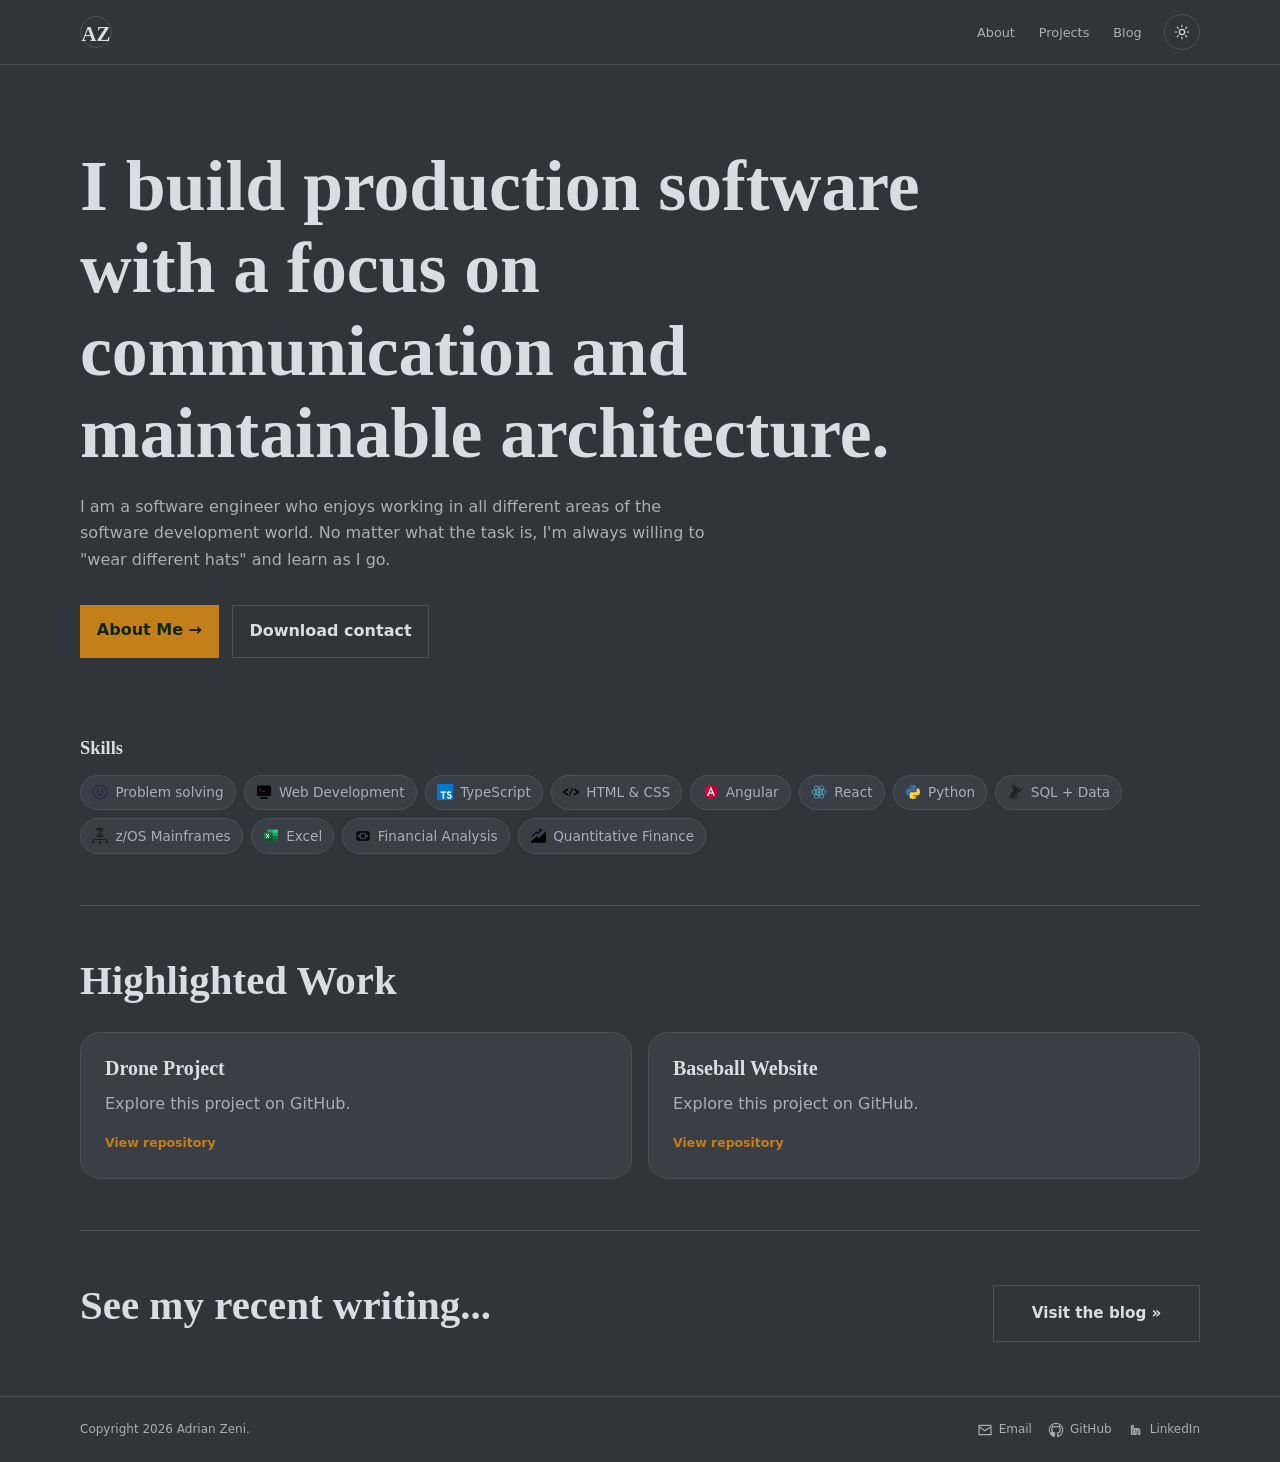
<file: index.html>
<!doctype html>
<html lang="en">
  <head>
    <meta charset="utf-8" />
    <meta name="viewport" content="width=device-width, initial-scale=1" />
    <meta
      name="description"
      content="Adrian Zeni - software engineer and backend developer."
    />
    <title>Adrian Zeni Software Engineer</title>
    <link rel="stylesheet" href="assets/css/site.css" />
    <script src="assets/js/theme.js" defer></script>
    <script src="assets/js/skills.js" defer></script>
    <script src="assets/js/home.js" defer></script>
  </head>
  <body>
    <a class="skip-link" href="#main-content">Skip to content</a>

    <header class="site-header">
      <nav class="site-nav container" aria-label="Primary navigation">
        <a class="wordmark" href="index.html" aria-label="Adrian Zeni home"
          >AZ</a
        >
        <ul>
          <li><a href="pages/about.html">About</a></li>
          <li><a href="pages/projects.html">Projects</a></li>
          <li><a href="blog/index.html">Blog</a></li>
        </ul>
        <button
          class="theme-toggle"
          type="button"
          data-theme-toggle
          aria-label="Switch to light theme"
          title="Switch to light theme"
        ></button>
      </nav>
    </header>

    <main id="main-content">
      <section class="hero container">
        <h1>
          I build production software with a focus on communication and
          maintainable architecture.
        </h1>
        <p class="hero-copy">
          I am a software engineer who enjoys working in all different areas of
          the software development world. No matter what the task is, I'm always
          willing to "wear different hats" and learn as I go.
        </p>
        <div class="button-group">
          <a class="button button-primary" href="pages/about.html"
            >About Me <span aria-hidden="true">&rarr;</span></a
          >
          <button
            class="button button-secondary"
            type="button"
            data-contact-download
          >
            Download contact
          </button>
        </div>
      </section>

      <section
        class="container section tags-section"
        aria-labelledby="skills-heading"
      >
        <h2 id="skills-heading">Skills</h2>
        <ul class="tag-list" data-skills aria-label="Skills and interests"></ul>
      </section>

      <section class="container section" aria-labelledby="work-heading">
        <div class="section-heading">
          <h2 id="work-heading">Highlighted Work</h2>
        </div>
        <div class="work-grid">
          <div class="repository-grid" data-repositories aria-live="polite">
            <p class="loading-message">Loading public repositories...</p>
          </div>
        </div>
      </section>

      <section
        class="container section split-section"
        aria-labelledby="writing-heading"
      >
        <h2 id="writing-heading">See my recent writing...</h2>
        <div class="writing-action">
          <a class="button button-secondary" href="blog/index.html"
            >Visit the blog <span aria-hidden="true">&raquo;</span></a
          >
        </div>
      </section>
    </main>

    <footer class="site-footer">
      <div class="container footer-content">
        <p>Copyright 2026 Adrian Zeni.</p>
        <div>
          <a href="mailto:azeni7@outlook.com">Email</a>
          <a href="https://github.com/xVlkan7" rel="noopener noreferrer"
            >GitHub</a
          >
          <a
            href="https://www.linkedin.com/in/adrian-zeni"
            rel="noopener noreferrer"
            >LinkedIn</a
          >
        </div>
      </div>
    </footer>
  </body>
</html>
</file>
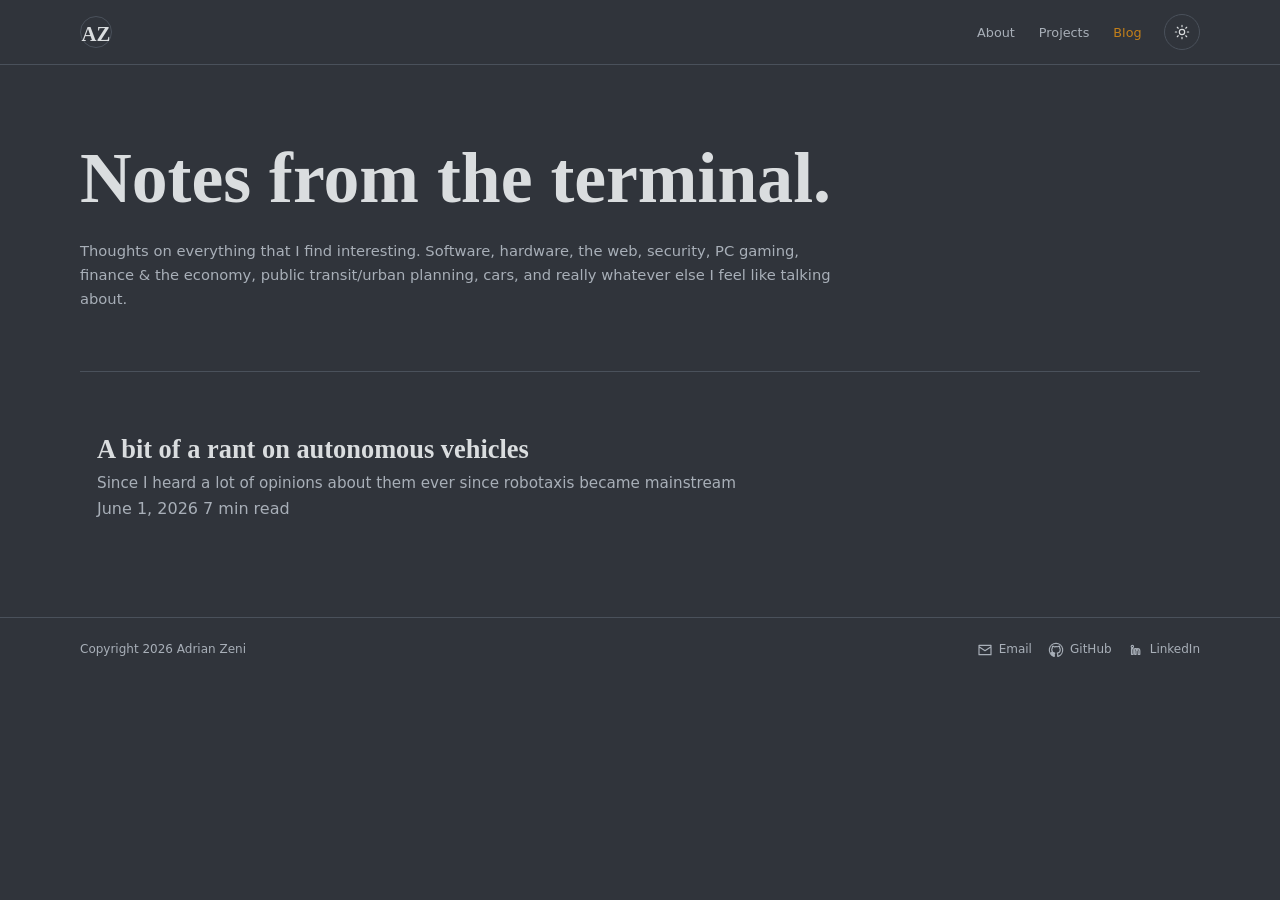
<file: blog/index.html>
<!doctype html>
<html lang="en">
  <head>
    <meta charset="utf-8" />
    <meta name="viewport" content="width=device-width, initial-scale=1" />
    <meta name="description" content="Writing by Adrian Zeni." />
    <title>Writing | Adrian Zeni</title>
    <link rel="stylesheet" href="../assets/css/site.css" />
    <script src="../assets/js/theme.js" defer></script>
    <script src="../assets/js/blog.js?v=3" defer></script>
  </head>
  <body>
    <a class="skip-link" href="#main-content">Skip to content</a>
    <header class="site-header">
      <nav class="site-nav container" aria-label="Primary navigation">
        <a class="wordmark" href="../index.html" aria-label="Adrian Zeni home"
          >AZ</a
        >
        <ul>
          <li><a href="../pages/about.html">About</a></li>
          <li><a href="../pages/projects.html">Projects</a></li>
          <li><a aria-current="page" href="index.html">Blog</a></li>
        </ul>
        <button
          class="theme-toggle"
          type="button"
          data-theme-toggle
          aria-label="Switch to light theme"
          title="Switch to light theme"
        ></button>
      </nav>
    </header>
    <main id="main-content" class="container">
      <header class="page-intro">
        <h1>Notes from the terminal.</h1>
        <p>
          Thoughts on everything that I find interesting. Software, hardware,
          the web, security, PC gaming, finance & the economy, public
          transit/urban planning, cars, and really whatever else I feel like
          talking about.
        </p>
      </header>
      <section class="content-section">
        <ol class="post-list" data-blog-archive aria-live="polite">
          <li><p class="loading-message">Loading posts...</p></li>
        </ol>
      </section>
    </main>
    <footer class="site-footer">
      <div class="container footer-content">
        <p>Copyright 2026 Adrian Zeni</p>
        <div>
          <a href="mailto:azeni7@outlook.com">Email</a>
          <a href="https://github.com/xVlkan7" rel="noopener noreferrer"
            >GitHub</a
          >
          <a
            href="https://www.linkedin.com/in/adrian-zeni"
            rel="noopener noreferrer"
            >LinkedIn</a
          >
        </div>
      </div>
    </footer>
  </body>
</html>
</file>
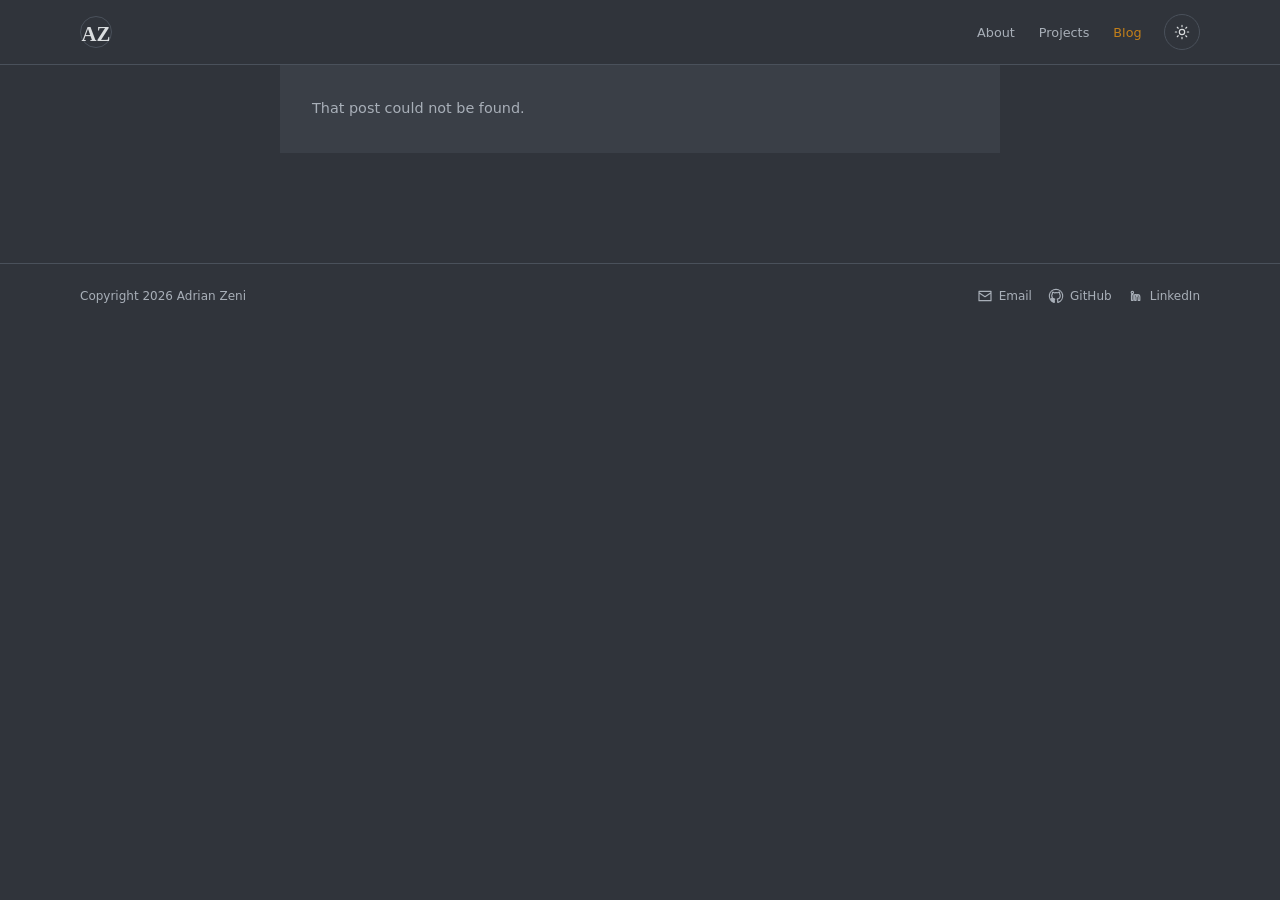
<file: blog/post.html>
<!doctype html>
<html lang="en">
  <head>
    <meta charset="utf-8" />
    <meta name="viewport" content="width=device-width, initial-scale=1" />
    <meta name="description" content="Writing by Adrian Zeni." />
    <title>Writing | Adrian Zeni</title>
    <link rel="stylesheet" href="../assets/css/site.css" />
    <script src="../assets/js/theme.js" defer></script>
    <script src="../assets/js/blog.js?v=3" defer></script>
  </head>
  <body>
    <a class="skip-link" href="#main-content">Skip to content</a>

    <header class="site-header">
      <nav class="site-nav container" aria-label="Primary navigation">
        <a class="wordmark" href="../index.html" aria-label="Adrian Zeni home"
          >AZ</a
        >
        <ul>
          <li><a href="../pages/about.html">About</a></li>
          <li><a href="../pages/projects.html">Projects</a></li>
          <li><a aria-current="page" href="index.html">Blog</a></li>
        </ul>
        <button
          class="theme-toggle"
          type="button"
          data-theme-toggle
          aria-label="Switch to light theme"
          title="Switch to light theme"
        ></button>
      </nav>
    </header>

    <main
      id="main-content"
      class="container article"
      data-blog-article
      aria-live="polite"
    >
      <header class="article-header">
        <h1 data-post-title>Loading post...</h1>
        <p data-post-description></p>
        <p class="post-meta">
          <time data-post-date></time>
          <span data-post-read-time></span>
        </p>
      </header>
      <div data-post-content>
        <p class="loading-message">Loading post...</p>
      </div>
    </main>

    <footer class="site-footer">
      <div class="container footer-content">
        <p>Copyright 2026 Adrian Zeni</p>
        <div>
          <a href="mailto:azeni7@outlook.com">Email</a>
          <a href="https://github.com/xVlkan7" rel="noopener noreferrer"
            >GitHub</a
          >
          <a
            href="https://www.linkedin.com/in/adrian-zeni"
            rel="noopener noreferrer"
            >LinkedIn</a
          >
        </div>
      </div>
    </footer>
  </body>
</html>
</file>
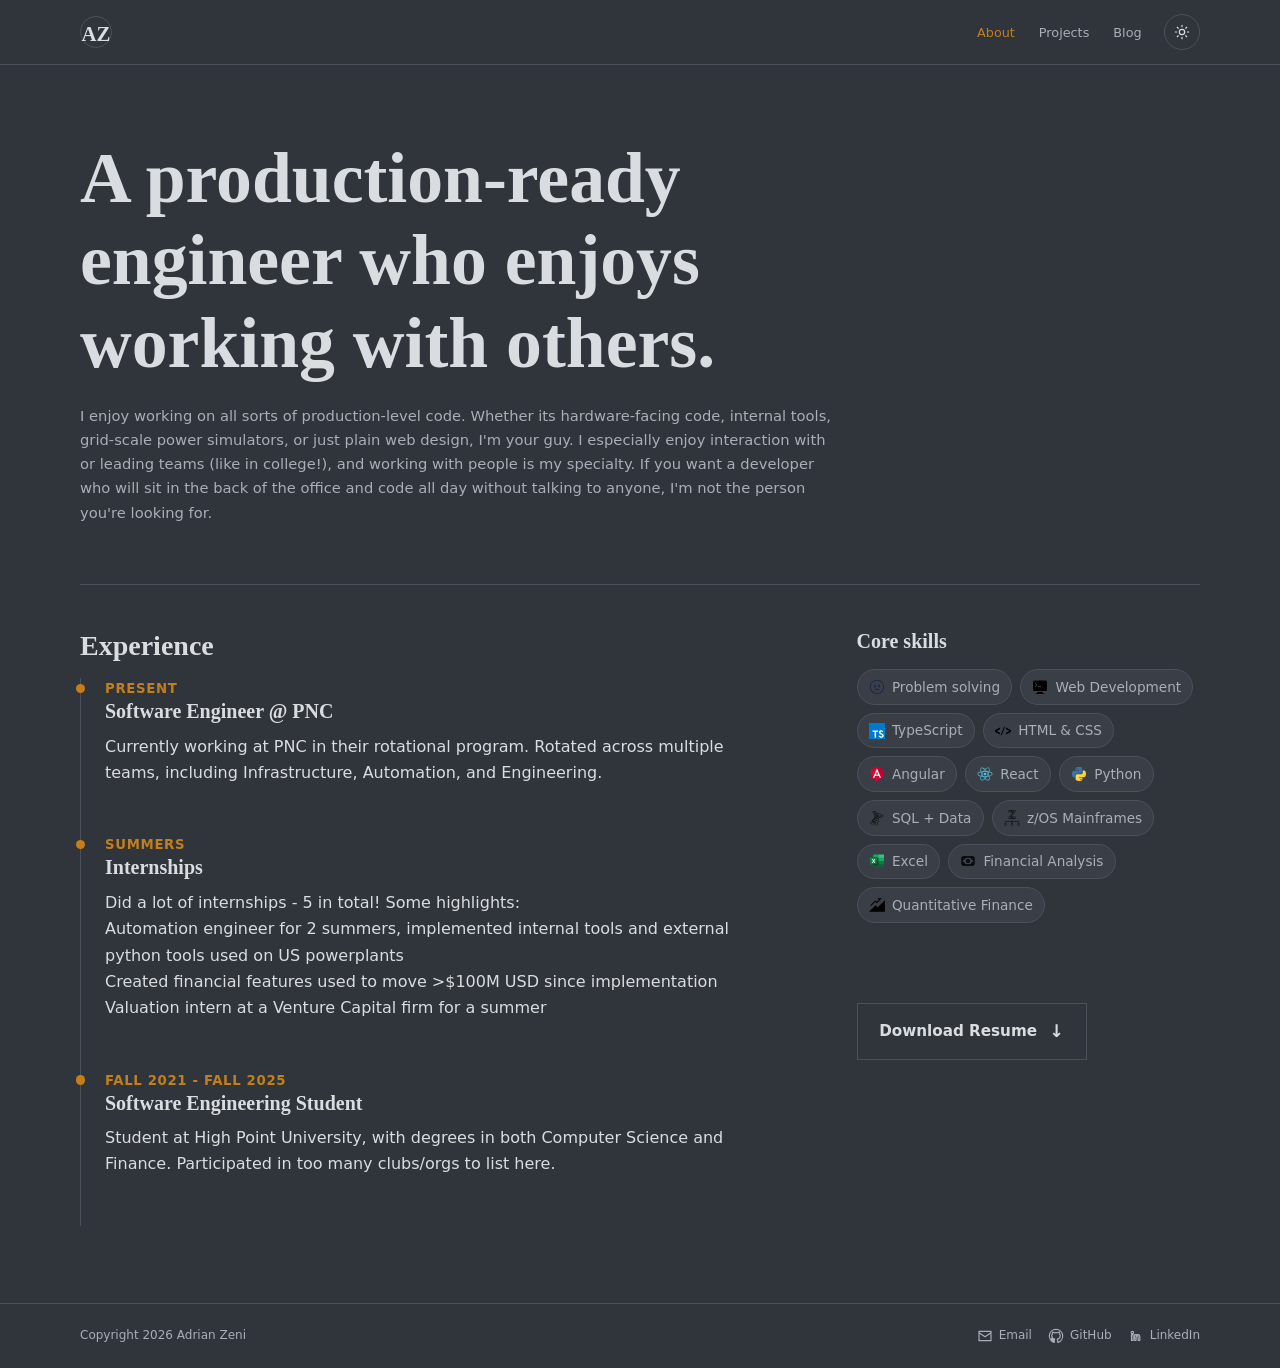
<file: pages/about.html>
<!doctype html>
<html lang="en">
  <head>
    <meta charset="utf-8" />
    <meta name="viewport" content="width=device-width, initial-scale=1" />
    <meta
      name="description"
      content="About Adrian Zeni, a practical software engineer."
    />
    <title>About | Adrian Zeni</title>
    <link rel="stylesheet" href="../assets/css/site.css" />
    <script src="../assets/js/theme.js" defer></script>
    <script src="../assets/js/skills.js" defer></script>
  </head>
  <body>
    <a class="skip-link" href="#main-content">Skip to content</a>

    <header class="site-header">
      <nav class="site-nav container" aria-label="Primary navigation">
        <a class="wordmark" href="../index.html" aria-label="Adrian Zeni home"
          >AZ</a
        >
        <ul>
          <li><a aria-current="page" href="about.html">About</a></li>
          <li><a href="projects.html">Projects</a></li>
          <li><a href="../blog/index.html">Blog</a></li>
        </ul>
        <button
          class="theme-toggle"
          type="button"
          data-theme-toggle
          aria-label="Switch to light theme"
          title="Switch to light theme"
        ></button>
      </nav>
    </header>

    <main id="main-content" class="container">
      <header class="page-intro">
        <h1>A production-ready engineer who enjoys working with others.</h1>
        <p>
          I enjoy working on all sorts of production-level code. Whether its
          hardware-facing code, internal tools, grid-scale power simulators, or
          just plain web design, I'm your guy. I especially enjoy interaction
          with or leading teams (like in college!), and working with people is
          my specialty. If you want a developer who will sit in the back of the
          office and code all day without talking to anyone, I'm not the person
          you're looking for.
        </p>
      </header>

      <section class="content-section content-grid">
        <div>
          <h2>Experience</h2>
          <ol class="timeline">
            <li>
              <time>Present</time>
              <h3>Software Engineer @ PNC</h3>
              <p>
                Currently working at PNC in their rotational program. Rotated
                across multiple teams, including Infrastructure, Automation, and
                Engineering.
              </p>
            </li>
            <li>
              <time>Summers</time>
              <h3>Internships</h3>
              <p>
                Did a lot of internships - 5 in total! Some highlights:<br />
                Automation engineer for 2 summers, implemented internal tools
                and external python tools used on US powerplants<br />
                Created financial features used to move >$100M USD since
                implementation<br />
                Valuation intern at a Venture Capital firm for a summer
              </p>
            </li>
            <li>
              <time>Fall 2021 - Fall 2025</time>
              <h3>Software Engineering Student</h3>
              <p>
                Student at High Point University, with degrees in both Computer
                Science and Finance. Participated in too many clubs/orgs to list
                here.
              </p>
            </li>
          </ol>
        </div>

        <aside class="sidebar">
          <h2>Core skills</h2>
          <ul class="tag-list" data-skills aria-label="Core skills"></ul>
          <a
            class="button button-secondary resume-button"
            href="../assets/documents/Resume-Adrian_Zeni.pdf"
            download
            >Download Resume
            <span class="download-icon" aria-hidden="true">↓</span></a
          >
        </aside>
      </section>
    </main>

    <footer class="site-footer">
      <div class="container footer-content">
        <p>Copyright 2026 Adrian Zeni</p>
        <div>
          <a href="mailto:azeni7@outlook.com">Email</a>
          <a href="https://github.com/xVlkan7" rel="noopener noreferrer"
            >GitHub</a
          >
          <a
            href="https://www.linkedin.com/in/adrian-zeni"
            rel="noopener noreferrer"
            >LinkedIn</a
          >
        </div>
      </div>
    </footer>
  </body>
</html>
</file>
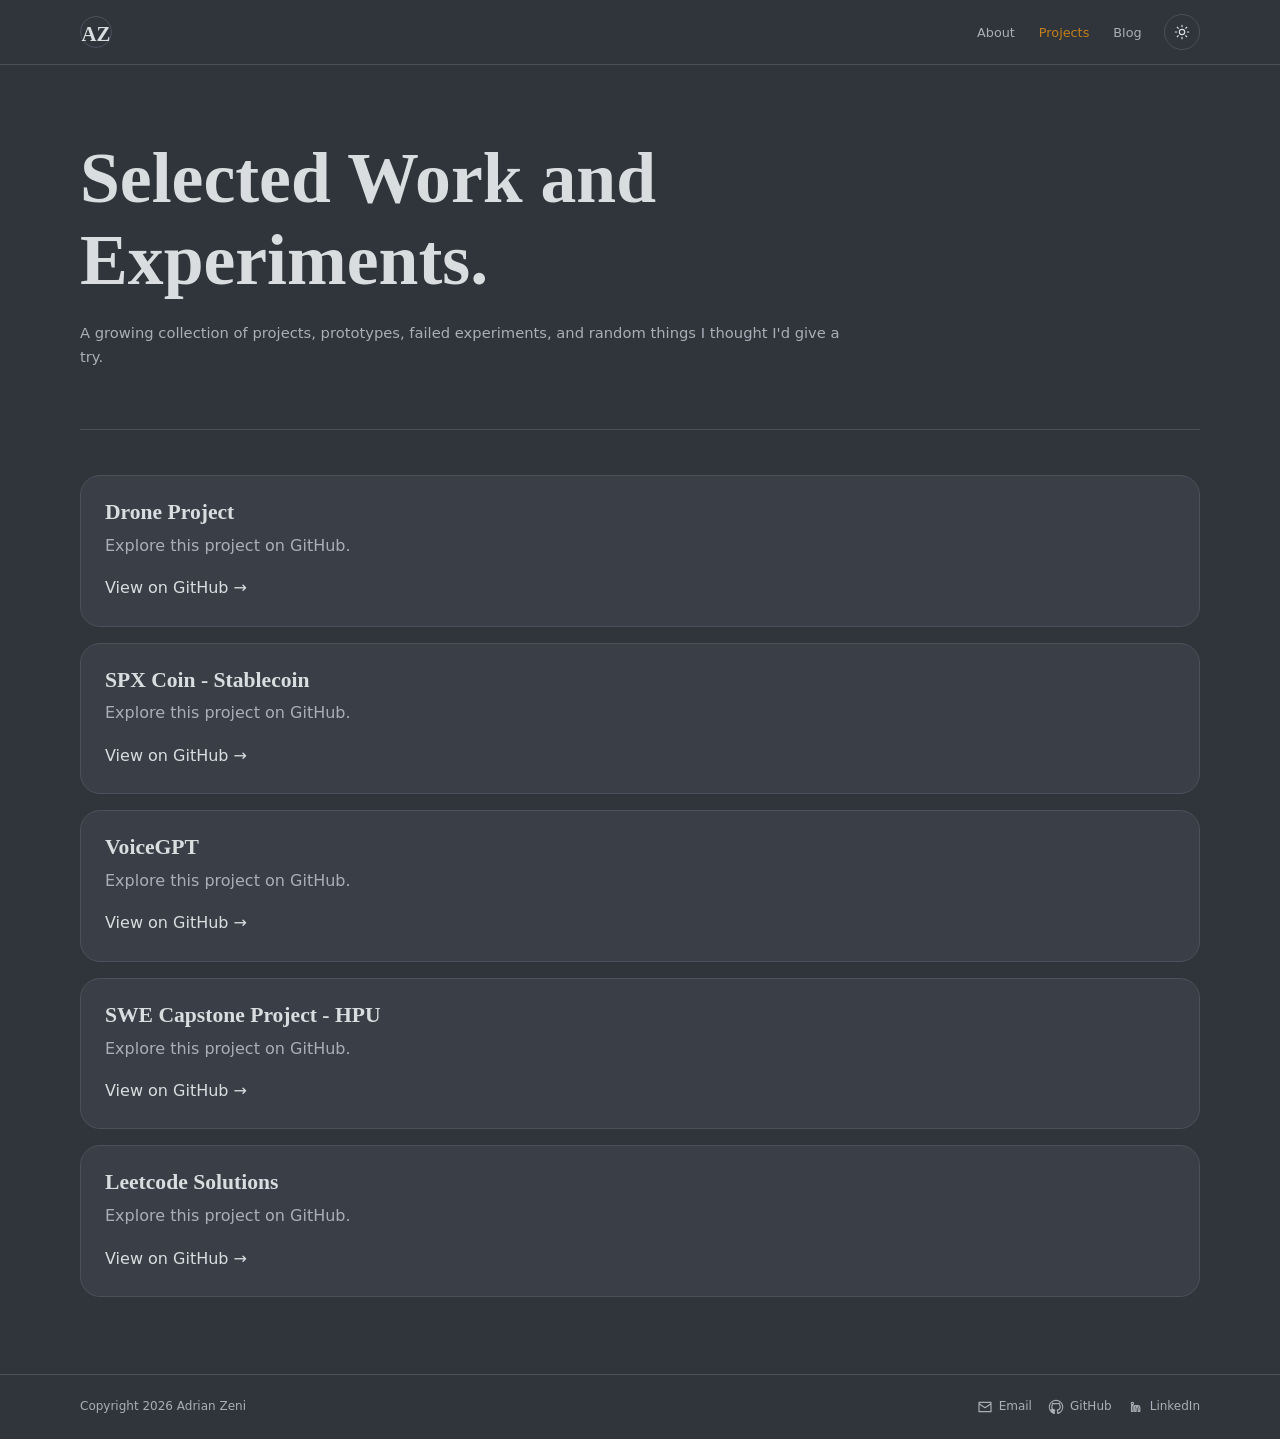
<file: pages/projects.html>
<!doctype html>
<html lang="en">
  <head>
    <meta charset="utf-8" />
    <meta name="viewport" content="width=device-width, initial-scale=1" />
    <meta name="description" content="Selected projects by Adrian Zeni." />
    <title>Projects | Adrian Zeni</title>
    <link rel="stylesheet" href="../assets/css/site.css" />
    <script src="../assets/js/theme.js" defer></script>
    <script src="../assets/js/projects.js" defer></script>
  </head>
  <body>
    <a class="skip-link" href="#main-content">Skip to content</a>

    <header class="site-header">
      <nav class="site-nav container" aria-label="Primary navigation">
        <a class="wordmark" href="../index.html" aria-label="Adrian Zeni home"
          >AZ</a
        >
        <ul>
          <li><a href="about.html">About</a></li>
          <li><a aria-current="page" href="projects.html">Projects</a></li>
          <li><a href="../blog/index.html">Blog</a></li>
        </ul>
        <button
          class="theme-toggle"
          type="button"
          data-theme-toggle
          aria-label="Switch to light theme"
          title="Switch to light theme"
        ></button>
      </nav>
    </header>

    <main id="main-content" class="container">
      <header class="page-intro">
        <h1>Selected Work and Experiments.</h1>
        <p>
          A growing collection of projects, prototypes, failed experiments, and
          random things I thought I'd give a try.
        </p>
      </header>

      <section class="content-section">
        <div class="project-list" data-projects aria-live="polite">
          <p class="loading-message">Loading projects...</p>
        </div>
      </section>
    </main>

    <footer class="site-footer">
      <div class="container footer-content">
        <p>Copyright 2026 Adrian Zeni</p>
        <div>
          <a href="mailto:azeni7@outlook.com">Email</a>
          <a href="https://github.com/xVlkan7" rel="noopener noreferrer"
            >GitHub</a
          >
          <a
            href="https://www.linkedin.com/in/adrian-zeni"
            rel="noopener noreferrer"
            >LinkedIn</a
          >
        </div>
      </div>
    </footer>
  </body>
</html>
</file>
<file: assets/css/site.css>
:root {
  color-scheme: dark;
  --ink: #dadddf;
  --muted: #a8afb8;
  --line: #4a515b;
  --paper: #30343b;
  --surface: #3a3f47;
  --surface-raised: #424852;
  --accent: #c27f1a;
  --accent-dark: #863c00;
  --display: Georgia, "Times New Roman", serif;
  --body:
    Inter, ui-sans-serif, system-ui, -apple-system, BlinkMacSystemFont,
    "Segoe UI", sans-serif;
}

:root[data-theme="light"] {
  color-scheme: light;
  --ink: #20242a;
  --muted: #59616b;
  --line: #cbd0d6;
  --paper: #f5f6f7;
  --surface: #e7eaed;
  --surface-raised: #ffffff;
  --accent: #c27f1a;
  --accent-dark: #863c00;
}

*,
*::before,
*::after {
  box-sizing: border-box;
}

html {
  scroll-behavior: auto;
}

body {
  margin: 0;
  background: var(--paper);
  color: var(--ink);
  font-family: var(--body);
  font-size: 1rem;
  line-height: 1.65;
  transition:
    background-color 0.2s ease,
    color 0.2s ease;
}

a:focus-visible,
button:focus-visible {
  outline: 3px solid #edb84d;
  outline-offset: 4px;
}

.container {
  width: min(1120px, calc(100% - 3rem));
  margin-inline: auto;
}

.skip-link {
  position: absolute;
  left: 1rem;
  top: -5rem;
  z-index: 10;
  padding: 0.65rem 1rem;
  background: var(--ink);
  color: var(--paper);
}

.skip-link:focus {
  top: 1rem;
}

.site-header {
  position: sticky;
  top: 0;
  z-index: 10;
  background: var(--paper);
  border-bottom: 1px solid var(--line);
}

.site-nav {
  min-height: 64px;
  display: flex;
  align-items: center;
  gap: 1.4rem;
}

.wordmark {
  display: grid;
  place-items: center;
  width: 2rem;
  height: 2rem;
  margin-right: auto;
  border: 1px solid var(--line);
  border-radius: 50%;
  color: var(--ink);
  font-family: var(--display);
  font-size: 1.3rem;
  font-weight: 700;
  text-decoration: none;
  transition:
    border-color 0.2s ease,
    color 0.2s ease;
}

.wordmark:hover {
  border-color: var(--accent);
  color: var(--accent);
}

.site-nav ul {
  display: flex;
  align-items: center;
  gap: 1.5rem;
  margin: 0;
  padding: 0;
  list-style: none;
}

.site-nav ul a {
  color: var(--muted);
  font-size: 0.8rem;
  text-decoration: none;
}

.site-nav ul a[aria-current="page"],
.site-nav ul a:hover {
  color: var(--accent);
}

.theme-toggle {
  display: grid;
  place-items: center;
  width: 2.25rem;
  height: 2.25rem;
  padding: 0;
  border: 1px solid var(--line);
  border-radius: 50%;
  background: transparent;
  color: var(--ink);
  cursor: pointer;
  transition:
    background-color 0.2s ease,
    border-color 0.2s ease,
    color 0.2s ease;
}

.theme-toggle:hover {
  border-color: var(--accent);
  background: var(--surface);
  color: var(--accent);
}

.theme-toggle svg,
.footer-links svg,
.footer-logo-link svg {
  width: 1rem;
  height: 1rem;
  fill: none;
  stroke: currentColor;
  stroke-linecap: round;
  stroke-linejoin: round;
  stroke-width: 1.75;
}

h1,
h2,
h3,
p {
  margin-top: 0;
}

h1,
h2,
h3 {
  font-family: var(--display);
  line-height: 1.15;
}

h1 {
  max-width: 900px;
  margin-bottom: 1.2rem;
  font-size: clamp(2.4rem, 5.6vw, 5rem);
}

h2 {
  margin-bottom: 1rem;
  font-size: clamp(1.7rem, 3.2vw, 2.7rem);
}

h3 {
  margin-bottom: 0.65rem;
  font-size: 1.25rem;
}

.hero {
  padding: clamp(3rem, 7vw, 5rem) 0 clamp(3rem, 7vw, 5rem);
}

.hero-copy {
  max-width: 650px;
  color: var(--muted);
  font-size: clamp(0.9rem, 1.6vw, 1rem);
}

.button-group {
  display: flex;
  flex-wrap: wrap;
  gap: 0.8rem;
  margin-top: 2rem;
}

.button {
  display: inline-block;
  padding: 0.75rem 1.05rem;
  border: 0;
  font: inherit;
  font-weight: 650;
  text-decoration: none;
}

.button-primary {
  background: var(--accent);
  color: #12251b;
}

.button-primary:hover {
  background: var(--accent-dark);
}

.button-secondary {
  border: 1px solid var(--line);
  background: transparent;
  color: var(--ink);
  cursor: pointer;
}

.button-secondary:hover {
  border-color: var(--ink);
}

.section {
  padding: clamp(3rem, 6vw, 3.2rem) 0;
  border-top: 1px solid var(--line);
}

.tags-section {
  padding-top: 0;
  border-top: 0;
}

.tags-section h2 {
  margin-bottom: 1rem;
  font-size: 1.15rem;
  letter-spacing: 0;
}

.tag-list {
  display: flex;
  flex-wrap: wrap;
  gap: 0.5rem;
  margin: 0;
  padding: 0;
  list-style: none;
}

.tag-list li {
  display: inline-flex;
  align-items: center;
  gap: 0.45rem;
  padding: 0.35rem 0.7rem;
  border: 1px solid var(--line);
  border-radius: 999px;
  background: var(--surface);
  color: var(--muted);
  font-size: 0.85rem;
}

.tag-icon {
  display: inline-grid;
  flex: 0 0 1rem;
  width: 1rem;
  height: 1rem;
  place-items: center;
}

.tag-icon svg,
.tag-icon img {
  display: block;
  width: 100%;
  height: 100%;
}

.tag-icon svg {
  fill: none;
  stroke: currentColor;
  stroke-linecap: round;
  stroke-linejoin: round;
  stroke-width: 1.75;
}

.work-grid {
  display: grid;
  gap: 1rem;
  margin-top: 1.75rem;
}

.repository-grid {
  display: grid;
  grid-template-columns: repeat(2, minmax(0, 1fr));
  gap: 1rem;
}

.repository-card,
.activity-card,
.project-card {
  display: flex;
  flex-direction: column;
  padding: 1.5rem;
  border: 1px solid var(--line);
  border-radius: 1.25rem;
  background: var(--surface);
  color: var(--ink);
}

.repository-card,
.project-card {
  text-decoration: none;
  transition:
    transform 0.2s ease,
    background-color 0.2s ease,
    border-color 0.2s ease;
}

.card-link {
  margin-top: auto;
}

.repository-card:hover,
.activity-card:hover,
.project-card:hover {
  transform: translateY(-3px);
  border-color: var(--accent);
  background: var(--surface-raised);
}

.card-kicker {
  color: var(--accent);
  font-size: 0.7rem;
  font-weight: 700;
  letter-spacing: 0.1em;
  text-transform: uppercase;
}

.repository-card h3,
.activity-card h3 {
  margin-top: 0;
}

.repository-card p,
.project-card p {
  color: var(--muted);
}

.repository-card .card-link {
  margin-top: auto;
  color: var(--accent);
  font-size: 0.78rem;
  font-weight: 700;
}

.activity-card img {
  width: 100%;
  min-height: 82px;
  margin: 0.75rem 0 1rem;
  object-fit: cover;
  object-position: left;
  filter: saturate(0.8);
}

.loading-message {
  grid-column: 1 / -1;
  margin: 0;
  color: var(--muted);
}

.split-section {
  display: grid;
  grid-template-columns: 1fr 1fr;
  gap: clamp(2rem, 8vw, 8rem);
  align-items: center;
}

.writing-action {
  justify-self: end;
  padding-top: 0;
}

.writing-action .button {
  padding: 0.95rem 2.35rem;
  font-size: 0.95rem;
}

.post-meta {
  color: var(--muted);
  font-size: 0.82rem;
}

.text-link,
.article a {
  color: var(--accent);
  font-weight: 700;
  text-underline-offset: 0.2em;
}

.page-intro {
  max-width: 760px;
  padding: clamp(2.8rem, 6vw, 4.5rem) 0 2.8rem;
}

.page-intro p:not(.eyebrow) {
  color: var(--muted);
  font-size: 0.92rem;
}

.content-section {
  padding: 2.8rem 0 4.8rem;
  border-top: 1px solid var(--line);
}

.content-grid {
  display: grid;
  grid-template-columns: minmax(0, 2fr) minmax(220px, 1fr);
  gap: clamp(2rem, 7vw, 7rem);
}

.content-grid h2 {
  font-size: 1.75rem;
}

.content-grid > div > h2:not(:first-child) {
  margin-top: 3rem;
}

.sidebar {
  color: var(--muted);
}

.sidebar h2 {
  color: var(--ink);
  font-size: 1.25rem;
}

.timeline {
  margin: 0;
  padding: 0;
  list-style: none;
}

.timeline li {
  position: relative;
  padding: 0 0 2rem 1.5rem;
  border-left: 1px solid var(--line);
}

.timeline li::before {
  content: "";
  position: absolute;
  left: -0.32rem;
  top: 0.35rem;
  width: 0.58rem;
  height: 0.58rem;
  border-radius: 50%;
  background: var(--accent);
}

.timeline time {
  display: block;
  color: var(--accent);
  font-size: 0.83rem;
  font-weight: 700;
  letter-spacing: 0.05em;
  text-transform: uppercase;
}

.project-list {
  display: grid;
  gap: 1rem;
}

.project-card h2 {
  margin-bottom: 0.5rem;
  font-size: 1.35rem;
}

.project-card small {
  color: var(--accent);
  font-weight: 700;
}

.empty-state {
  padding: 2rem;
  background: var(--surface);
  color: var(--muted);
}

.post-list {
  display: grid;
  gap: 0.8rem;
  margin: 0;
  padding: 0;
  list-style: none;
}

.post-list li {
  padding: 0;
}

.post-list h2 {
  margin-bottom: 0.45rem;
  font-size: 1.65rem;
}

.post-list p {
  margin-bottom: 0;
  color: var(--muted);
}

.post-card {
  display: block;
  padding: 1rem;
  border: 1px solid transparent;
  border-radius: 1.25rem;
  font-size: 0.95rem;
  color: var(--ink);
  text-decoration: none;
  transition:
    background-color 0.2s ease,
    border-color 0.2s ease,
    transform 0.2s ease;
}

.post-card .post-meta {
  font-size: 0.9rem;
}

.post-card h2 {
  font-size: 1.65rem;
}

.post-card > p:last-child {
  font-size: 1rem;
}

.post-card:hover {
  transform: translateY(-2px);
  border-color: var(--line);
  background: var(--surface);
}

.article {
  max-width: 720px;
  padding-bottom: 6rem;
  font-size: 0.9rem;
}

.article-header {
  padding: 3.6rem 0 2.4rem;
}

.article-header h1 {
  font-size: clamp(2.3rem, 4.8vw, 3.85rem);
}

.article h2 {
  margin-top: 2rem;
  font-size: 1.7rem;
}

.site-footer {
  border-top: 1px solid var(--line);
  padding: 1.4rem 0;
  color: var(--muted);
  font-size: 0.75rem;
}

.footer-content {
  display: flex;
  align-items: center;
  justify-content: space-between;
  gap: 1rem;
}

.footer-content p {
  margin: 0;
}

.footer-content > div {
  display: flex;
  flex-wrap: wrap;
  gap: 1rem;
}

.footer-links a,
.footer-logo-link {
  display: inline-flex;
  align-items: center;
  gap: 0.38rem;
  color: inherit;
  text-decoration: none;
}

.footer-links a:hover,
.footer-logo-link:hover {
  color: var(--accent);
}

.footer-links a:not(:first-child) svg {
  fill: currentColor;
  stroke: none;
}

.resume-button {
  margin-top: 5rem;
  padding: 0.95rem 1.35rem;
  font-size: 0.95rem;
}

.download-icon {
  display: inline-block;
  margin-left: 0.45rem;
  font-size: 1.15em;
  line-height: 0;
  transform: translateY(0.06em);
}

@media (max-width: 720px) {
  .site-nav {
    min-height: auto;
    gap: 0.8rem;
    padding: 1rem 0;
  }

  .site-nav ul {
    gap: 0.8rem;
  }

  .repository-grid,
  .split-section,
  .content-grid {
    grid-template-columns: 1fr;
  }

  .writing-action {
    justify-self: start;
  }

  .footer-content {
    align-items: flex-start;
    flex-direction: column;
  }
}

@media (max-width: 380px) {
  .container {
    width: min(100% - 2rem, 1120px);
  }

  .site-nav ul {
    gap: 0.5rem;
    font-size: 0.75rem;
  }
}
</file>
